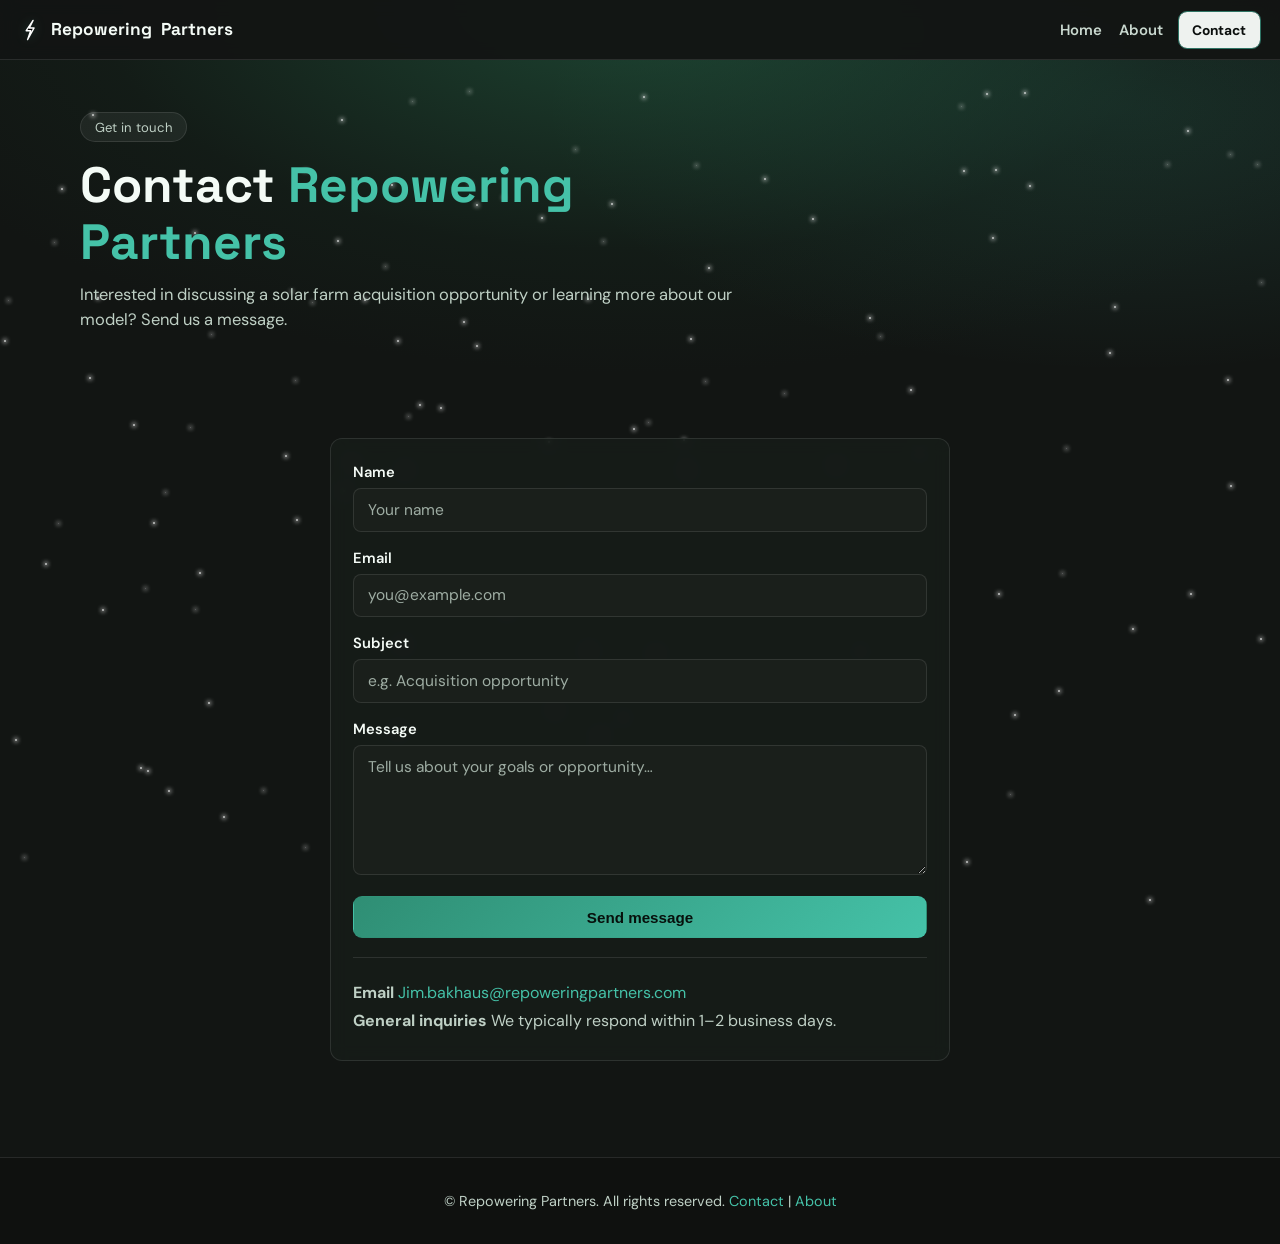
<file: contact.html>
<!DOCTYPE html>
<html lang="en">
<head>
  <meta charset="UTF-8" />
  <meta name="viewport" content="width=device-width, initial-scale=1.0" />
  <title>Contact — Repowering Partners</title>
  <link rel="icon" type="image/svg+xml" href="favicon.svg" id="site-favicon" />
  <link rel="preconnect" href="https://fonts.googleapis.com" />
  <link rel="preconnect" href="https://fonts.gstatic.com" crossorigin />
  <link href="https://fonts.googleapis.com/css2?family=DM+Sans:ital,opsz,wght@0,9..40,400;0,9..40,500;0,9..40,600;0,9..40,700&display=swap" rel="stylesheet" />
  <link href="https://fonts.googleapis.com/css2?family=Space+Grotesk:wght@400;500;600;700&display=swap" rel="stylesheet" />
  <link rel="stylesheet" href="css/styles.css" />
</head>
<body>
  <div class="starfield">
    <div class="stars" aria-hidden="true"></div>
  </div>

  <header class="navbar">
    <a href="index.html" class="navbar__brand">
      <img src="favicon.svg" alt="" class="navbar__logo" width="22" height="22" />
      Repowering <span>Partners</span>
    </a>

    <nav class="navbar__nav" id="main-nav" aria-label="Main navigation">
      <ul class="navbar__links">
        <li><a href="index.html">Home</a></li>
        <li><a href="about.html">About</a></li>
      </ul>
      <a href="contact.html" class="btn--nav">Contact</a>
    </nav>
  </header>

  <main>
    <section class="hero">
      <div class="container">
        <p class="hero__badge animate-in">Get in touch</p>
        <h1 class="hero__title animate-in animate-in--delay-1">Contact <span>Repowering Partners</span></h1>
        <p class="hero__subtitle animate-in animate-in--delay-2">
          Interested in discussing a solar farm acquisition opportunity or learning more about our model? Send us a message.
        </p>
      </div>
    </section>

    <section class="section">
      <div class="container container--form">
        <div class="card form-card">
          <form action="#" method="post" id="contact-form">
            <div class="form-group">
              <label for="name">Name</label>
              <input type="text" id="name" name="name" required placeholder="Your name" />
            </div>

            <div class="form-group">
              <label for="email">Email</label>
              <input type="email" id="email" name="email" required placeholder="you@example.com" />
            </div>

            <div class="form-group">
              <label for="subject">Subject</label>
              <input type="text" id="subject" name="subject" placeholder="e.g. Acquisition opportunity" />
            </div>

            <div class="form-group">
              <label for="message">Message</label>
              <textarea id="message" name="message" required placeholder="Tell us about your goals or opportunity…"></textarea>
            </div>

            <button type="submit" class="btn btn--primary" style="width: 100%;">Send message</button>
          </form>

          <div class="contact-info">
            <p><strong>Email</strong> <a href="mailto:Jim.bakhaus@repoweringpartners.com">Jim.bakhaus@repoweringpartners.com</a></p>
            <p><strong>General inquiries</strong> We typically respond within 1–2 business days.</p>
          </div>
        </div>
      </div>
    </section>
  </main>

  <footer class="footer">
    <div class="container">
      <p>&copy; Repowering Partners. All rights reserved. <a href="contact.html">Contact</a> | <a href="about.html">About</a></p>
    </div>
  </footer>

  <script src="js/stars.js" defer></script>
  <script src="js/main.js" defer></script>
  <script>
    document.getElementById('contact-form').addEventListener('submit', function (e) {
      e.preventDefault();
      alert('Thank you for your message. We\'ll be in touch soon.');
      this.reset();
    });
  </script>
</body>
</html>
</file>
<file: css/styles.css>
:root {
  --bg: #121513;
  --bg-elevated: #1a1f1b;
  --bg-card: rgba(23, 29, 25, 0.86);
  --border: rgba(255, 255, 255, 0.1);
  --border-strong: rgba(255, 255, 255, 0.18);
  --text-primary: #f4fbf6;
  --text-muted: #bfd0c5;
  --accent-teal: #2f8e74;
  --accent-teal-bright: #45c2a8;
  --btn-nav-bg: #eef2ef;
  --btn-nav-text: #0b0f0d;
  --star-color: rgba(255, 255, 255, 0.8);
  --star-dim: rgba(255, 255, 255, 0.35);
  --shadow: 0 14px 34px rgba(0, 0, 0, 0.28);
}

*, *::before, *::after { box-sizing: border-box; }
html { scroll-behavior: smooth; }

body {
  margin: 0;
  font-family: 'DM Sans', 'Segoe UI', system-ui, -apple-system, sans-serif;
  background: var(--bg);
  color: var(--text-primary);
  min-height: 100vh;
  overflow-x: hidden;
  -webkit-font-smoothing: antialiased;
  text-rendering: optimizeLegibility;
}

h1, h2, h3,
.hero__title,
.section-title,
.cta-strip__title,
.navbar__brand {
  font-family: 'Space Grotesk', system-ui, -apple-system, sans-serif;
}

/* Starfield */
.starfield {
  position: fixed;
  inset: 0;
  z-index: -2;
  background: var(--bg);
}
.starfield::before {
  content: '';
  position: absolute;
  inset: 0;
  z-index: -1;
  background:
    radial-gradient(ellipse 85% 56% at 50% 0%, rgba(37, 103, 72, 0.58) 0%, rgba(22, 47, 34, 0.25) 50%, transparent 74%),
    radial-gradient(ellipse 70% 45% at 88% 12%, rgba(69, 194, 168, 0.14) 0%, transparent 65%);
}
.stars { position: absolute; inset: 0; }
.star {
  position: absolute;
  width: 2px;
  height: 2px;
  background: var(--star-color);
  border-radius: 50%;
  box-shadow: 0 0 4px 1px var(--star-color);
  animation: twinkle linear infinite, drift 25s ease-in-out infinite;
}
.star.star--dim {
  width: 1px;
  height: 1px;
  background: var(--star-dim);
  animation: twinkle 4s linear 1s infinite, drift 35s ease-in-out infinite;
}
@keyframes twinkle { 0%,100%{opacity:.35} 50%{opacity:1} }
@keyframes drift {
  0%,100%{transform:translate(0,0)}
  25%{transform:translate(3px,-2px)}
  50%{transform:translate(-2px,2px)}
  75%{transform:translate(-3px,-1px)}
}

/* Navbar */
.navbar {
  position: fixed;
  inset: 0 0 auto 0;
  z-index: 100;
  display: flex;
  align-items: center;
  justify-content: space-between;
  min-height: 60px;
  padding: 0.7rem 1.25rem;
  background: rgba(18, 21, 19, 0.95);
  border-bottom: 1px solid var(--border);
  backdrop-filter: blur(8px);
}
.navbar.scrolled { background: rgba(18, 21, 19, 0.98); }

.navbar__brand {
  display: inline-flex;
  align-items: center;
  gap: 0.55rem;
  text-decoration: none;
  font-size: 1.08rem;
  font-weight: 700;
  line-height: 1;
  color: #f4fbf6;
}
.navbar__brand:visited {
  color: #f4fbf6;
}
.navbar__brand span {
  color: inherit;
}
.navbar__logo {
  width: 22px;
  height: 22px;
  display: block;
  filter: drop-shadow(0 0 6px rgba(69, 194, 168, 0.22));
}

.navbar__nav {
  display: flex;
  align-items: center;
  gap: 1rem;
}
.navbar__links {
  display: flex;
  align-items: center;
  gap: 1.05rem;
  list-style: none;
  margin: 0;
  padding: 0;
}
.navbar__links a {
  color: #c9d8cf;
  text-decoration: none;
  font-size: 0.93rem;
  font-weight: 600;
}
.navbar__links a:hover,
.navbar__links a.active { color: #fff; }

.btn--nav {
  display: inline-flex;
  align-items: center;
  justify-content: center;
  min-height: 36px;
  padding: 0.45rem 0.85rem;
  border-radius: 8px;
  background: var(--btn-nav-bg);
  color: var(--btn-nav-text);
  font-size: 0.86rem;
  font-weight: 700;
  text-decoration: none;
}
.btn--nav.active {
  outline: 1px solid rgba(69, 194, 168, 0.55);
}
.navbar__toggle { display: none; }

.navbar__brand:focus-visible,
.navbar__links a:focus-visible,
.btn:focus-visible {
  outline: 2px solid var(--accent-teal-bright);
  outline-offset: 3px;
}

/* Layout */
main {
  padding-top: 72px;
  padding-bottom: 2.2rem;
  min-height: 100vh;
}
.container {
  width: min(1120px, 100% - 2.5rem);
  margin-inline: auto;
}
.container--narrow {
  width: min(760px, 100% - 2.5rem);
}
.container--form {
  max-width: 620px;
  margin-inline: auto;
}
.section { padding: 2.8rem 0; }
.section--alt {
  background: rgba(0, 0, 0, 0.18);
  border-top: 1px solid var(--border);
  border-bottom: 1px solid var(--border);
}

/* Typography blocks */
.section-title {
  margin: 0 0 0.35rem;
  font-size: clamp(1.5rem, 2.9vw, 2rem);
  line-height: 1.2;
}
.section-subtitle {
  margin: 0 0 1.25rem;
  color: var(--text-muted);
  font-size: 1.03rem;
  line-height: 1.55;
  max-width: 44rem;
}

.hero { padding: 2.5rem 0 2.8rem; }
.hero--home { padding: 3rem 0 2.6rem; }
.hero__badge {
  display: inline-block;
  margin: 0 0 0.95rem;
  padding: 0.35rem 0.85rem;
  border-radius: 999px;
  background: rgba(255, 255, 255, 0.06);
  border: 1px solid var(--border);
  color: var(--text-muted);
  font-size: 0.82rem;
}
.hero__title {
  margin: 0 0 0.7rem;
  font-size: clamp(2rem, 4.4vw, 3.1rem);
  line-height: 1.14;
  max-width: 18ch;
}
.hero__title span { color: var(--accent-teal-bright); }
.hero__subtitle {
  margin: 0 0 1rem;
  color: var(--text-muted);
  max-width: 62ch;
  line-height: 1.55;
  font-size: 1.03rem;
}
.hero__cta {
  display: flex;
  flex-wrap: wrap;
  gap: 0.75rem;
  align-items: center;
}

/* Buttons */
.btn {
  display: inline-flex;
  align-items: center;
  justify-content: center;
  min-height: 42px;
  padding: 0.68rem 1.15rem;
  border-radius: 9px;
  text-decoration: none;
  border: 1px solid transparent;
  font-size: 0.95rem;
  font-weight: 700;
  cursor: pointer;
}
.btn--primary {
  background: linear-gradient(135deg, var(--accent-teal), var(--accent-teal-bright));
  color: #07100c;
}
.btn--outline {
  background: transparent;
  border-color: var(--border-strong);
  color: var(--text-primary);
}

/* Cards */
.card {
  background: var(--bg-card);
  border: 1px solid var(--border);
  border-radius: 12px;
  padding: 1.25rem;
  backdrop-filter: blur(8px);
}
.card:hover {
  border-color: var(--border-strong);
  transform: translateY(-3px);
  box-shadow: var(--shadow);
}

/* Product preview */
.product-preview { padding: 0 0 2.9rem; }
.product-preview__frame {
  position: relative;
  border: 1px solid var(--border);
  border-radius: 12px;
  overflow: hidden;
  box-shadow: 0 18px 40px rgba(0, 0, 0, 0.35);
  max-width: 1020px;
  margin: 0 auto;
}
.product-preview__img {
  display: block;
  width: 100%;
  height: clamp(240px, 42vw, 420px);
  object-fit: cover;
}
.product-preview__overlay {
  position: absolute;
  inset: auto 0 0 0;
  padding: 1rem 1.1rem;
  background: linear-gradient(to top, rgba(0, 0, 0, 0.82), rgba(0, 0, 0, 0));
}
.product-preview__caption { color: var(--text-primary); font-size: 0.92rem; }
.product-preview__badge {
  display: inline-block;
  margin-right: 0.45rem;
  padding: 0.18rem 0.42rem;
  border-radius: 4px;
  font-size: 0.72rem;
  color: var(--text-muted);
  background: rgba(255, 255, 255, 0.13);
}

/* Image + feature grids */
.image-row {
  display: grid;
  grid-template-columns: repeat(3, minmax(0, 1fr));
  gap: 1rem;
  margin-bottom: 1.4rem;
}
.image-card {
  margin: 0;
  border: 1px solid var(--border);
  border-radius: 10px;
  overflow: hidden;
  background: rgba(0, 0, 0, 0.16);
}
.image-card img {
  width: 100%;
  height: clamp(170px, 24vw, 225px);
  object-fit: cover;
  display: block;
}
.image-card figcaption {
  padding: 0.65rem 0.85rem;
  color: var(--text-muted);
  font-size: 0.9rem;
  font-weight: 600;
  border-top: 1px solid var(--border);
}

.grid-3 {
  display: grid;
  grid-template-columns: repeat(3, minmax(0, 1fr));
  gap: 1rem;
}
.feature-card { text-align: center; }
.feature-card__icon {
  width: 52px;
  height: 52px;
  margin: 0 auto 0.8rem;
  border-radius: 12px;
  background: rgba(255, 255, 255, 0.1);
  color: var(--accent-teal-bright);
  display: flex;
  align-items: center;
  justify-content: center;
}
.feature-card__icon svg { width: 26px; height: 26px; }
.feature-card h3 { margin: 0 0 0.4rem; font-size: 1.08rem; }
.feature-card p {
  margin: 0;
  color: var(--text-muted);
  font-size: 0.94rem;
  line-height: 1.45;
}

/* Contact page */
.form-card { padding: 1.4rem; }
.form-group { margin-bottom: 1rem; }
.form-group label {
  display: block;
  margin-bottom: 0.38rem;
  font-size: 0.92rem;
  font-weight: 600;
}
.form-group input,
.form-group textarea {
  width: 100%;
  border-radius: 8px;
  border: 1px solid var(--border);
  background: var(--bg-elevated);
  color: var(--text-primary);
  font: inherit;
  font-size: 0.97rem;
  padding: 0.68rem 0.85rem;
}
.form-group textarea { min-height: 130px; resize: vertical; }
.form-group input::placeholder,
.form-group textarea::placeholder {
  color: var(--text-muted);
  opacity: 0.8;
}
.form-group input:focus,
.form-group textarea:focus {
  outline: none;
  border-color: var(--accent-teal-bright);
  box-shadow: 0 0 0 3px rgba(69, 194, 168, 0.18);
}
.contact-info {
  margin-top: 1.2rem;
  padding-top: 1rem;
  border-top: 1px solid var(--border);
}
.contact-info p { margin: 0.45rem 0; color: var(--text-muted); }
.contact-info a { color: var(--accent-teal-bright); text-decoration: none; }
.contact-info a:hover { text-decoration: underline; }

/* CTA + footer */
.cta-strip {
  text-align: center;
  padding: 2.5rem 0 2rem;
}
.cta-strip__title {
  margin: 0 0 0.42rem;
  font-size: clamp(1.35rem, 2.7vw, 1.85rem);
}
.cta-strip__text {
  margin: 0 0 1rem;
  color: var(--text-muted);
}
.footer {
  margin-top: 1rem;
  padding: 1.2rem 1rem;
  border-top: 1px solid var(--border);
  background: rgba(0, 0, 0, 0.16);
  color: var(--text-muted);
  text-align: center;
  font-size: 0.9rem;
}
.footer a { color: var(--accent-teal-bright); text-decoration: none; }
.footer a:hover { text-decoration: underline; }

/* Animations */
@keyframes fade-in-up {
  from { opacity: 0; transform: translateY(18px); }
  to { opacity: 1; transform: translateY(0); }
}
.animate-in {
  opacity: 0;
  animation: fade-in-up 0.75s cubic-bezier(0.22, 1, 0.36, 1) forwards;
}
.animate-in--delay-1 { animation-delay: 0.1s; }
.animate-in--delay-2 { animation-delay: 0.2s; }

.animate-on-scroll {
  opacity: 0;
  transform: translateY(20px);
  transition: opacity 0.65s cubic-bezier(0.22, 1, 0.36, 1),
              transform 0.65s cubic-bezier(0.22, 1, 0.36, 1);
}
.animate-on-scroll.is-visible { opacity: 1; transform: translateY(0); }
.animate-on-scroll--delay-1 { transition-delay: 0.08s; }
.animate-on-scroll--delay-2 { transition-delay: 0.16s; }
.animate-on-scroll--stagger-0 { transition-delay: 0s; }
.animate-on-scroll--stagger-1 { transition-delay: 0.08s; }
.animate-on-scroll--stagger-2 { transition-delay: 0.16s; }

/* ===== About page redesign (scoped) ===== */
.about-page .about-hero {
  padding-top: 3rem;
  padding-bottom: 2.6rem;
}

.about-page .about-hero__grid {
  display: grid;
  grid-template-columns: 1.25fr 0.75fr;
  gap: 1rem;
  align-items: stretch;
}

.about-page .about-hero__content {
  padding-right: 0.25rem;
}

.about-page .about-hero__cta {
  display: flex;
  flex-wrap: wrap;
  gap: 0.75rem;
  align-items: center;
  margin-top: 0.35rem;
}

.about-page .about-hero__panel {
  align-self: stretch;
  padding: 1.1rem 1.1rem 1rem;
}

.about-page .about-hero__panel h2 {
  margin: 0 0 0.7rem;
  font-size: 1.06rem;
}

.about-page .about-stats {
  list-style: none;
  margin: 0;
  padding: 0;
}

.about-page .about-stats li {
  display: flex;
  flex-direction: column;
  gap: 0.18rem;
  padding: 0.62rem 0;
  border-bottom: 1px solid var(--border);
}

.about-page .about-stats li:last-child {
  border-bottom: none;
}

.about-page .about-stats span {
  color: var(--text-muted);
  font-size: 0.82rem;
  letter-spacing: 0.02em;
  text-transform: uppercase;
}

.about-page .about-stats strong {
  font-size: 0.95rem;
  line-height: 1.35;
}

.about-page .about-section-head {
  margin-bottom: 1rem;
}

.about-page .about-pillars {
  display: grid;
  grid-template-columns: repeat(3, minmax(0, 1fr));
  gap: 1rem;
}

.about-page .about-pillar {
  min-height: 210px;
}

.about-page .about-pillar__num {
  display: inline-flex;
  align-items: center;
  justify-content: center;
  width: 2.05rem;
  height: 2.05rem;
  border-radius: 999px;
  border: 1px solid var(--border-strong);
  color: var(--accent-teal-bright);
  font-weight: 700;
  font-size: 0.82rem;
  margin-bottom: 0.7rem;
}

.about-page .about-pillar h3 {
  margin: 0 0 0.45rem;
  font-size: 1.05rem;
}

.about-page .about-pillar p {
  margin: 0;
  color: var(--text-muted);
  line-height: 1.48;
  font-size: 0.93rem;
}

.about-page .about-split {
  display: grid;
  grid-template-columns: 1fr 1fr;
  gap: 1rem;
  margin-bottom: 1rem;
}

.about-page .about-box h3 {
  margin: 0 0 0.7rem;
  font-size: 1.06rem;
}

.about-page .about-box ul {
  margin: 0;
  padding-left: 1.05rem;
  color: var(--text-muted);
}

.about-page .about-box li {
  margin: 0.38rem 0;
  line-height: 1.45;
}

.about-page .about-feature-image {
  margin: 0 auto;
  max-width: 980px;
  border: 1px solid var(--border);
  border-radius: 12px;
  overflow: hidden;
  box-shadow: 0 16px 34px rgba(0, 0, 0, 0.3);
  background: rgba(0, 0, 0, 0.2);
}

/* FIX: full image visible on desktop and mobile */
.about-page .about-feature-image img {
  display: block;
  width: 100%;
  height: auto;
  object-fit: contain;
  object-position: center center;
}

@media (max-width: 1024px) {
  .about-page .about-hero__grid {
    grid-template-columns: 1fr;
  }

  .about-page .about-pillars {
    grid-template-columns: 1fr 1fr;
  }

  .grid-3 { grid-template-columns: 1fr 1fr; }
  .image-row { grid-template-columns: 1fr 1fr; }
}

@media (max-width: 760px) {
  .container,
  .container--narrow {
    width: min(100% - 2rem, 100%);
  }
  .navbar { padding: 0.65rem 0.95rem; }
  .navbar__logo { width: 20px; height: 20px; }
  .navbar__brand { font-size: 0.98rem; }
  .navbar__links { gap: 0.7rem; }
  .btn--nav {
    min-height: 34px;
    padding: 0.4rem 0.7rem;
    font-size: 0.82rem;
  }
  .hero, .hero--home { padding: 2.1rem 0 2.2rem; }
  .section { padding: 2.1rem 0; }
  .image-row, .grid-3,
  .about-page .about-pillars,
  .about-page .about-split {
    grid-template-columns: 1fr;
  }
  .about-page .about-hero {
    padding-top: 2.2rem;
    padding-bottom: 2.1rem;
  }
  .about-page .about-hero__panel {
    padding: 1rem;
  }
}
</file>
